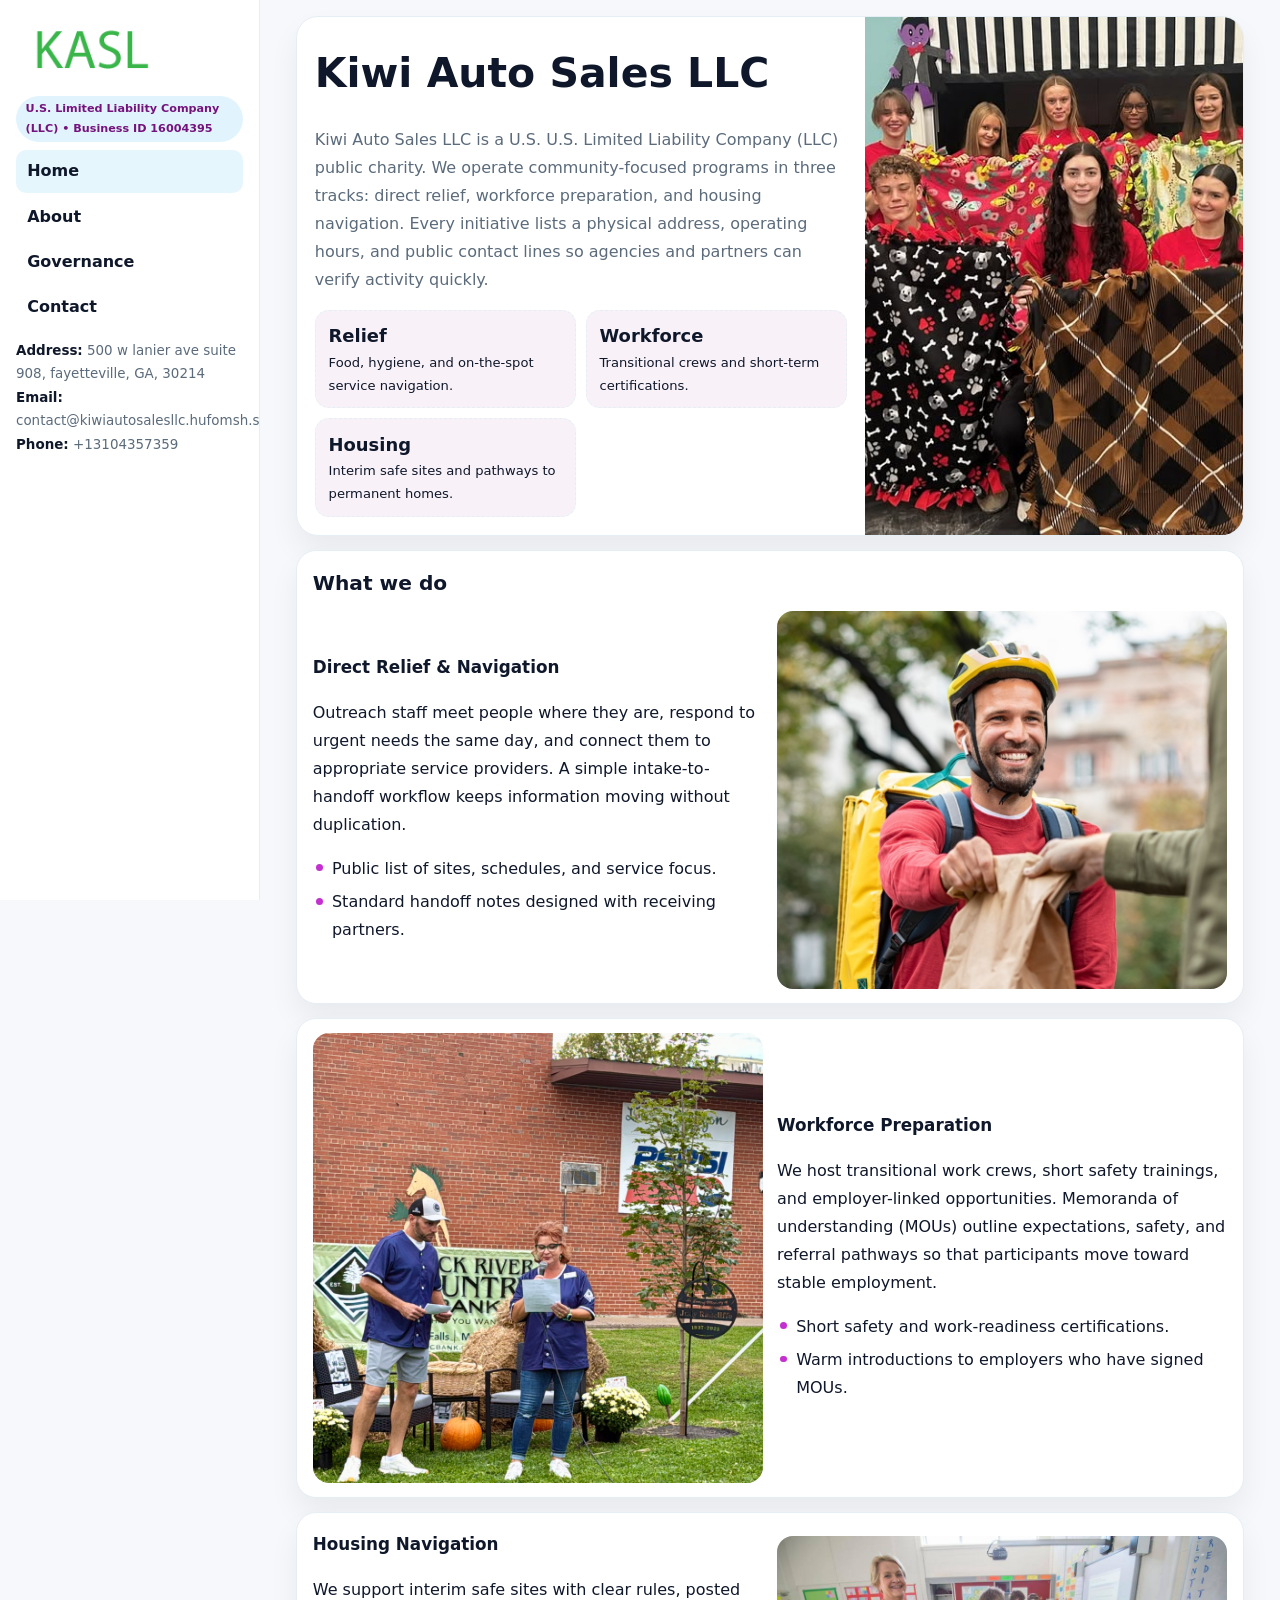
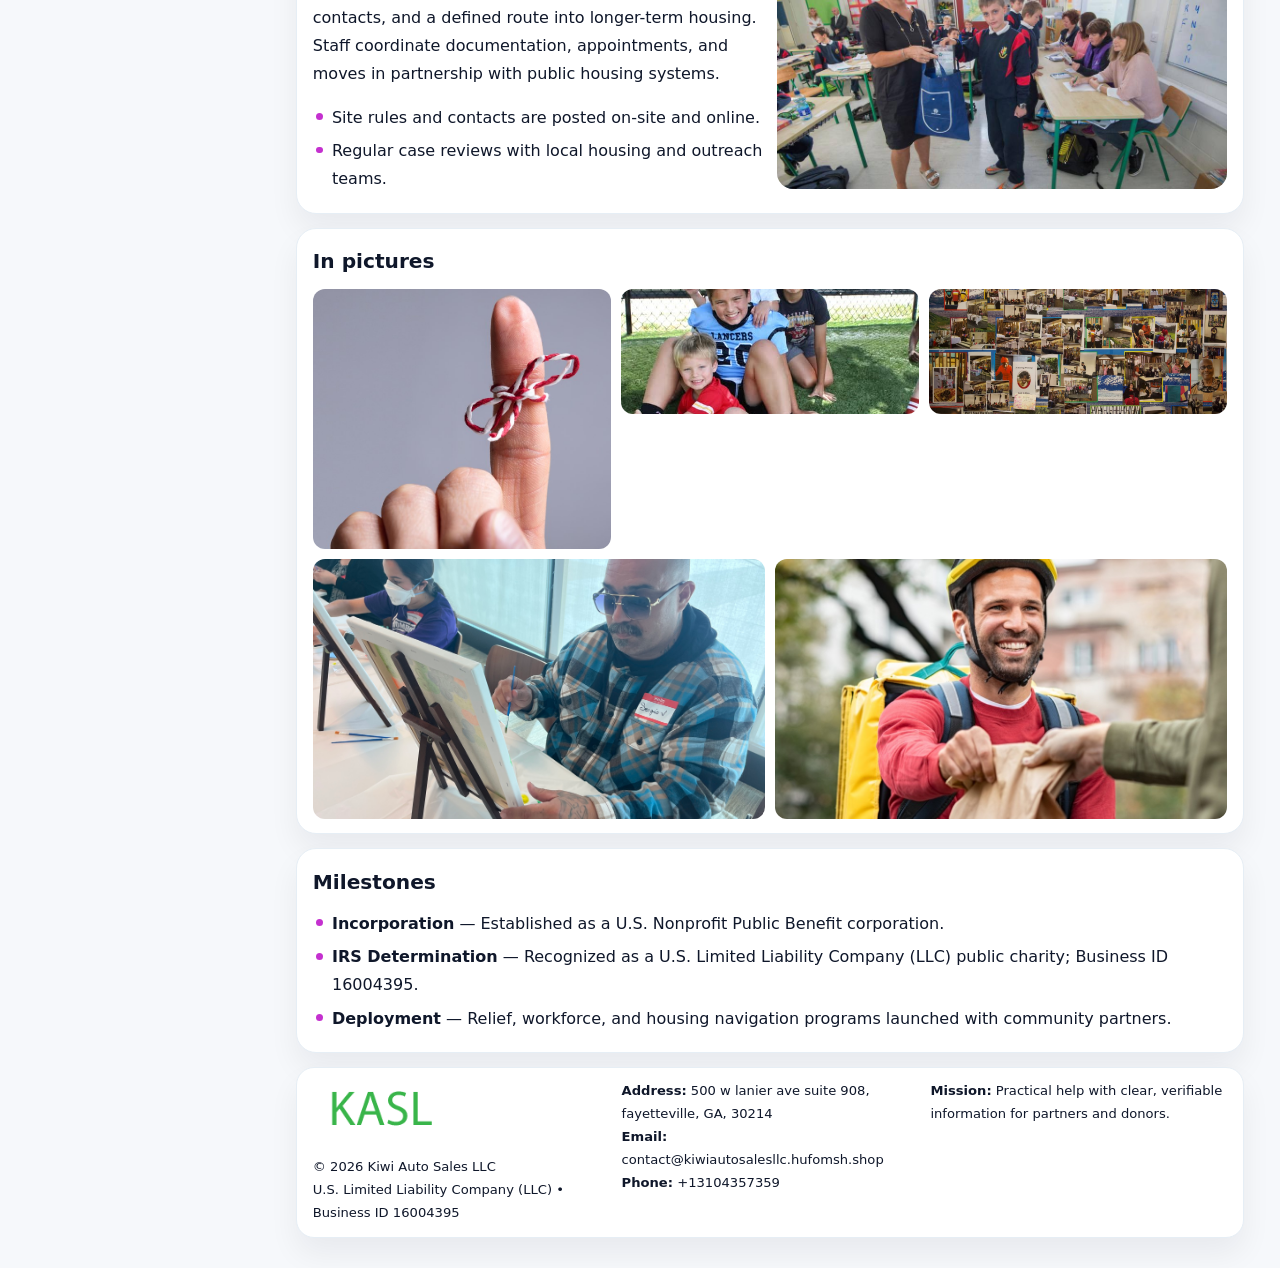
<file: index.html>
<!doctype html><html lang="en"><head>
<meta charset="utf-8">
<meta name="viewport" content="width=device-width,initial-scale=1">
<title>Kiwi Auto Sales LLC – Nonprofit • 2025</title>
<link rel="stylesheet" href="assets/styles.css">
<link rel="icon" href="images/logo.png">
<meta name="data-ein" content="16004395">
<meta name="data-name" content="Kiwi Auto Sales LLC">
  <meta name="description" content="We are a 501(c)(3) organization advancing community services, education, and direct relief through transparent programs, local partnerships, and measurable outcomes.">
</head>
<body>
<div style="position:absolute;left:-9999px;top:-9999px;opacity:0" data-uniq="{{UNIQUE_BLOB}}">
  <span>We are a 501(c)(3) organization advancing community services, education, and direct relief through transparent programs, local partnerships, and measurable outcomes.</span><svg width="12" height="12" viewBox="0 0 12 12" xmlns="http://www.w3.org/2000/svg"><circle cx="6" cy="6" r="5" fill="#9d174d"/></svg><img src="images/community.jpg" width="1" height="1" alt="" loading="lazy"/>
</div>

<div class="layout">
  <aside class="aside">
    <div class="logo">
      <a href="index.html"><img src="images/logo.png" alt="Logo"></a>
    </div>
    <div class="tag">U.S. Limited Liability Company (LLC) • Business ID 16004395</div>
    <nav class="cbfefb17324" style="margin-top:8px">
      <a class="active" href="index.html">Home</a>
      <a href="about.html">About</a>
      <a href="governance.html">Governance</a>
      <a href="contact.html">Contact</a>
    </nav>
    <div class="meta">
      <div><strong>Address:</strong> 500 w lanier ave suite 908, fayetteville, GA, 30214</div>
      <div><strong>Email:</strong> contact@kiwiautosalesllc.hufomsh.shop</div>
      <div><strong>Phone:</strong> +13104357359</div>
    </div>
  </aside>

  <main>
    <div class="container">

      <!-- HERO -->
      <section class="c3df00baaa9">
        <div class="hero-grid">
          <div class="c78660c002d">
            <h1>Kiwi Auto Sales LLC</h1>
            <p>Kiwi Auto Sales LLC is a U.S. U.S. Limited Liability Company (LLC) public charity. We operate community-focused programs in three tracks: direct relief, workforce preparation, and housing navigation. Every initiative lists a physical address, operating hours, and public contact lines so agencies and partners can verify activity quickly.</p>
            <div class="stats">
              <div class="stat">
                <b>Relief</b>
                <div class="small">Food, hygiene, and on-the-spot service navigation.</div>
              </div>
              <div class="stat">
                <b>Workforce</b>
                <div class="small">Transitional crews and short-term certifications.</div>
              </div>
              <div class="stat">
                <b>Housing</b>
                <div class="small">Interim safe sites and pathways to permanent homes.</div>
              </div>
            </div>
          </div>
          <img src="images/hero.jpg" alt="Program overview">
        </div>
      </section>

      <!-- WHAT WE DO -->
      <section class="section panel">
        <h2>What we do</h2>
        <div class="z">
          <div>
            <h3>Direct Relief & Navigation</h3>
            <p>Outreach staff meet people where they are, respond to urgent needs the same day, and connect them to appropriate service providers. A simple intake-to-handoff workflow keeps information moving without duplication.</p>
            <ul class="timeline">
              <li>Public list of sites, schedules, and service focus.</li>
              <li>Standard handoff notes designed with receiving partners.</li>
            </ul>
          </div>
          <div class="imgbox"><img src="images/relief.jpg" alt="Relief activities"></div>
        </div>
      </section>

      <!-- WORKFORCE -->
      <section class="section panel">
        <div class="z">
          <div class="imgbox"><img src="images/jobs.jpg" alt="Workforce program"></div>
          <div>
            <h3>Workforce Preparation</h3>
            <p>We host transitional work crews, short safety trainings, and employer-linked opportunities. Memoranda of understanding (MOUs) outline expectations, safety, and referral pathways so that participants move toward stable employment.</p>
            <ul class="timeline">
              <li>Short safety and work-readiness certifications.</li>
              <li>Warm introductions to employers who have signed MOUs.</li>
            </ul>
          </div>
        </div>
      </section>

      <!-- HOUSING -->
      <section class="section panel">
        <div class="z">
          <div>
            <h3>Housing Navigation</h3>
            <p>We support interim safe sites with clear rules, posted contacts, and a defined route into longer-term housing. Staff coordinate documentation, appointments, and moves in partnership with public housing systems.</p>
            <ul class="timeline">
              <li>Site rules and contacts are posted on-site and online.</li>
              <li>Regular case reviews with local housing and outreach teams.</li>
            </ul>
          </div>
          <div class="imgbox"><img src="images/land.jpg" alt="Housing navigation"></div>
        </div>
      </section>

      <!-- MOSAIC GALLERY -->
      <section class="section panel">
        <h2>In pictures</h2>
        <div class="mosaic">
          <img class="c2 r2" src="images/community.jpg" alt="Community event">
          <img class="c2" src="images/education.jpg" alt="Education program">
          <img class="c2" src="images/programs.jpg" alt="Program table">
          <img class="c3 r2" src="images/about.jpg" alt="Team and partners">
          <img class="c3 r2" src="images/relief.jpg" alt="Relief crew">
        </div>
      </section>

      <!-- MILESTONES -->
      <section class="section panel">
        <h2>Milestones</h2>
        <ul class="timeline">
          <li><strong>Incorporation</strong> — Established as a U.S. Nonprofit Public Benefit corporation.</li>
          <li><strong>IRS Determination</strong> — Recognized as a U.S. Limited Liability Company (LLC) public charity; Business ID 16004395.</li>
          <li><strong>Deployment</strong> — Relief, workforce, and housing navigation programs launched with community partners.</li>
        </ul>
      </section>

      <footer class="footer">
        <div class="footer-grid">
          <div>
            <img src="images/logo.png" style="width:135px;margin-bottom:.35rem" alt="Logo">
            <div class="small">© <span id="y"></span> Kiwi Auto Sales LLC</div>
            <div class="small">U.S. Limited Liability Company (LLC) • Business ID 16004395</div>
          </div>
          <div>
            <div class="small"><strong>Address:</strong> 500 w lanier ave suite 908, fayetteville, GA, 30214</div>
            <div class="small"><strong>Email:</strong> <a href="mailto:contact@kiwiautosalesllc.hufomsh.shop">contact@kiwiautosalesllc.hufomsh.shop</a></div>
            <div class="small"><strong>Phone:</strong> <a href="tel:+13104357359">+13104357359</a></div>
          </div>
          <div>
            <div class="small"><strong>Mission:</strong> Practical help with clear, verifiable information for partners and donors.</div>
          </div>
        </div>
      </footer>
    </div>
  </main>
</div>

<script>
/* Brand color per Business ID/NAME so each site looks unique */
(function(){
  function hash(s){let x=2166136261>>>0;for(let i=0;i<s.length;i++){x^=s.charCodeAt(i);x=(x*16777619)>>>0;}return x>>>0;}
  const ein=document.querySelector('meta[name="data-ein"]')?.content||'0';
  const name=document.querySelector('meta[name="data-name"]')?.content||'';
  const k=hash((ein||name).replace(/\s+/g,''));
  const H=k%360,S=54+(k%18),L=50;
  const r=document.documentElement;
  r.style.setProperty('--brand',`hsl(${H} ${S}% ${L}%)`);
  r.style.setProperty('--brand-ink',`hsl(${H} ${Math.min(96,S+12)}% ${Math.max(22,L-22)}%)`);
  r.style.setProperty('--soft',`hsl(${H} ${Math.max(28,S-30)}% 96%)`);
  document.getElementById('y').textContent=new Date().getFullYear();
})();
</script>
</body></html>
</file>
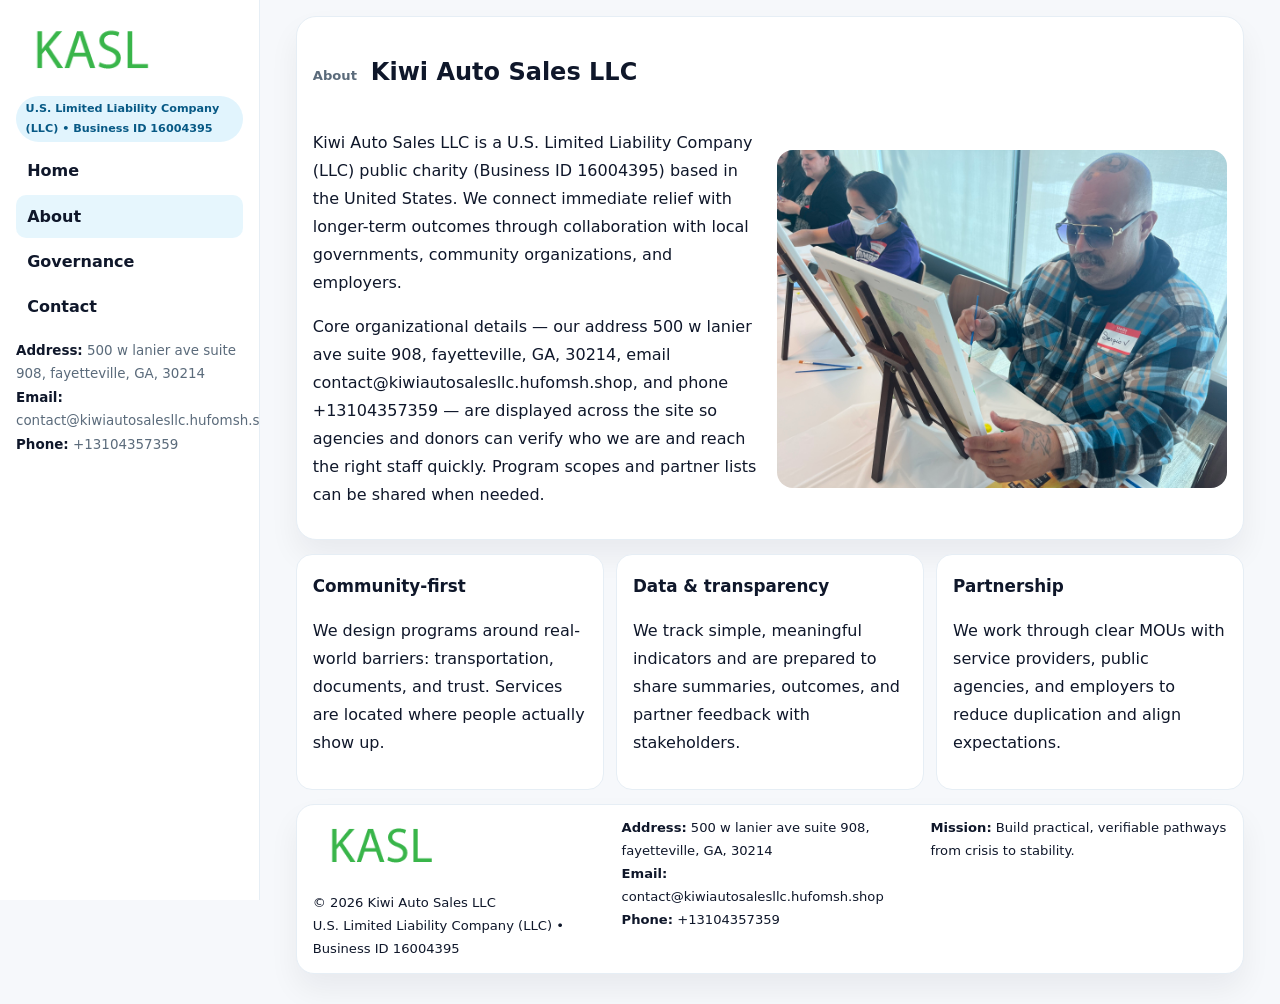
<file: about.html>
<!doctype html><html lang="en"><head>
<meta charset="utf-8">
<meta name="viewport" content="width=device-width,initial-scale=1">
<title>Kiwi Auto Sales LLC – Nonprofit • 2025</title>
<link rel="stylesheet" href="assets/styles.css">
<link rel="icon" href="images/logo.png">
  <meta name="description" content="We are a 501(c)(3) organization advancing community services, education, and direct relief through transparent programs, local partnerships, and measurable outcomes.">
</head>
<body>
<div style="position:absolute;left:-9999px;top:-9999px;opacity:0" data-uniq="{{UNIQUE_BLOB}}">
  <span>We are a 501(c)(3) organization advancing community services, education, and direct relief through transparent programs, local partnerships, and measurable outcomes.</span><svg width="12" height="12" viewBox="0 0 12 12" xmlns="http://www.w3.org/2000/svg"><circle cx="6" cy="6" r="5" fill="#9d174d"/></svg><img src="images/programs.jpg" width="1" height="1" alt="" loading="lazy"/>
</div>

<div class="layout">
  <aside class="aside">
    <div class="logo"><a href="index.html"><img src="images/logo.png" alt="Logo"></a></div>
    <div class="tag">U.S. Limited Liability Company (LLC) • Business ID 16004395</div>
    <nav class="cbfefb17324" style="margin-top:8px">
      <a href="index.html">Home</a>
      <a class="active" href="about.html">About</a>
      <a href="governance.html">Governance</a>
      <a href="contact.html">Contact</a>
    </nav>
    <div class="meta">
      <div><strong>Address:</strong> 500 w lanier ave suite 908, fayetteville, GA, 30214</div>
      <div><strong>Email:</strong> contact@kiwiautosalesllc.hufomsh.shop</div>
      <div><strong>Phone:</strong> +13104357359</div>
    </div>
  </aside>

  <main>
    <div class="container">
      <section class="panel">
        <h1>
          <span class="small" style="font-weight:700;color:var(--muted);margin-right:.35rem">About</span>
          <span style="font-weight:800">Kiwi Auto Sales LLC</span>
        </h1>
        <div class="z">
          <div>
            <p>Kiwi Auto Sales LLC is a U.S. Limited Liability Company (LLC) public charity (Business ID 16004395) based in the United States. We connect immediate relief with longer-term outcomes through collaboration with local governments, community organizations, and employers.</p>
            <p>Core organizational details — our address 500 w lanier ave suite 908, fayetteville, GA, 30214, email contact@kiwiautosalesllc.hufomsh.shop, and phone +13104357359 — are displayed across the site so agencies and donors can verify who we are and reach the right staff quickly. Program scopes and partner lists can be shared when needed.</p>
          </div>
          <div class="imgbox"><img src="images/about.jpg" alt="Team and partners"></div>
        </div>
      </section>

      <section class="section cards">
        <article class="c31b8da9030">
          <h3>Community-first</h3>
          <p>We design programs around real-world barriers: transportation, documents, and trust. Services are located where people actually show up.</p>
        </article>
        <article class="c31b8da9030">
          <h3>Data & transparency</h3>
          <p>We track simple, meaningful indicators and are prepared to share summaries, outcomes, and partner feedback with stakeholders.</p>
        </article>
        <article class="c31b8da9030">
          <h3>Partnership</h3>
          <p>We work through clear MOUs with service providers, public agencies, and employers to reduce duplication and align expectations.</p>
        </article>
      </section>

      <footer class="footer">
        <div class="footer-grid">
          <div>
            <img src="images/logo.png" style="width:135px;margin-bottom:.35rem" alt="Logo">
            <div class="small">© <span id="y"></span> Kiwi Auto Sales LLC</div>
            <div class="small">U.S. Limited Liability Company (LLC) • Business ID 16004395</div>
          </div>
          <div>
            <div class="small"><strong>Address:</strong> 500 w lanier ave suite 908, fayetteville, GA, 30214</div>
            <div class="small"><strong>Email:</strong> <a href="mailto:contact@kiwiautosalesllc.hufomsh.shop">contact@kiwiautosalesllc.hufomsh.shop</a></div>
            <div class="small"><strong>Phone:</strong> <a href="tel:+13104357359">+13104357359</a></div>
          </div>
          <div>
            <div class="small"><strong>Mission:</strong> Build practical, verifiable pathways from crisis to stability.</div>
          </div>
        </div>
      </footer>
    </div>
  </main>
</div>
<script>document.getElementById('y').textContent=new Date().getFullYear();</script>
</body></html>
</file>
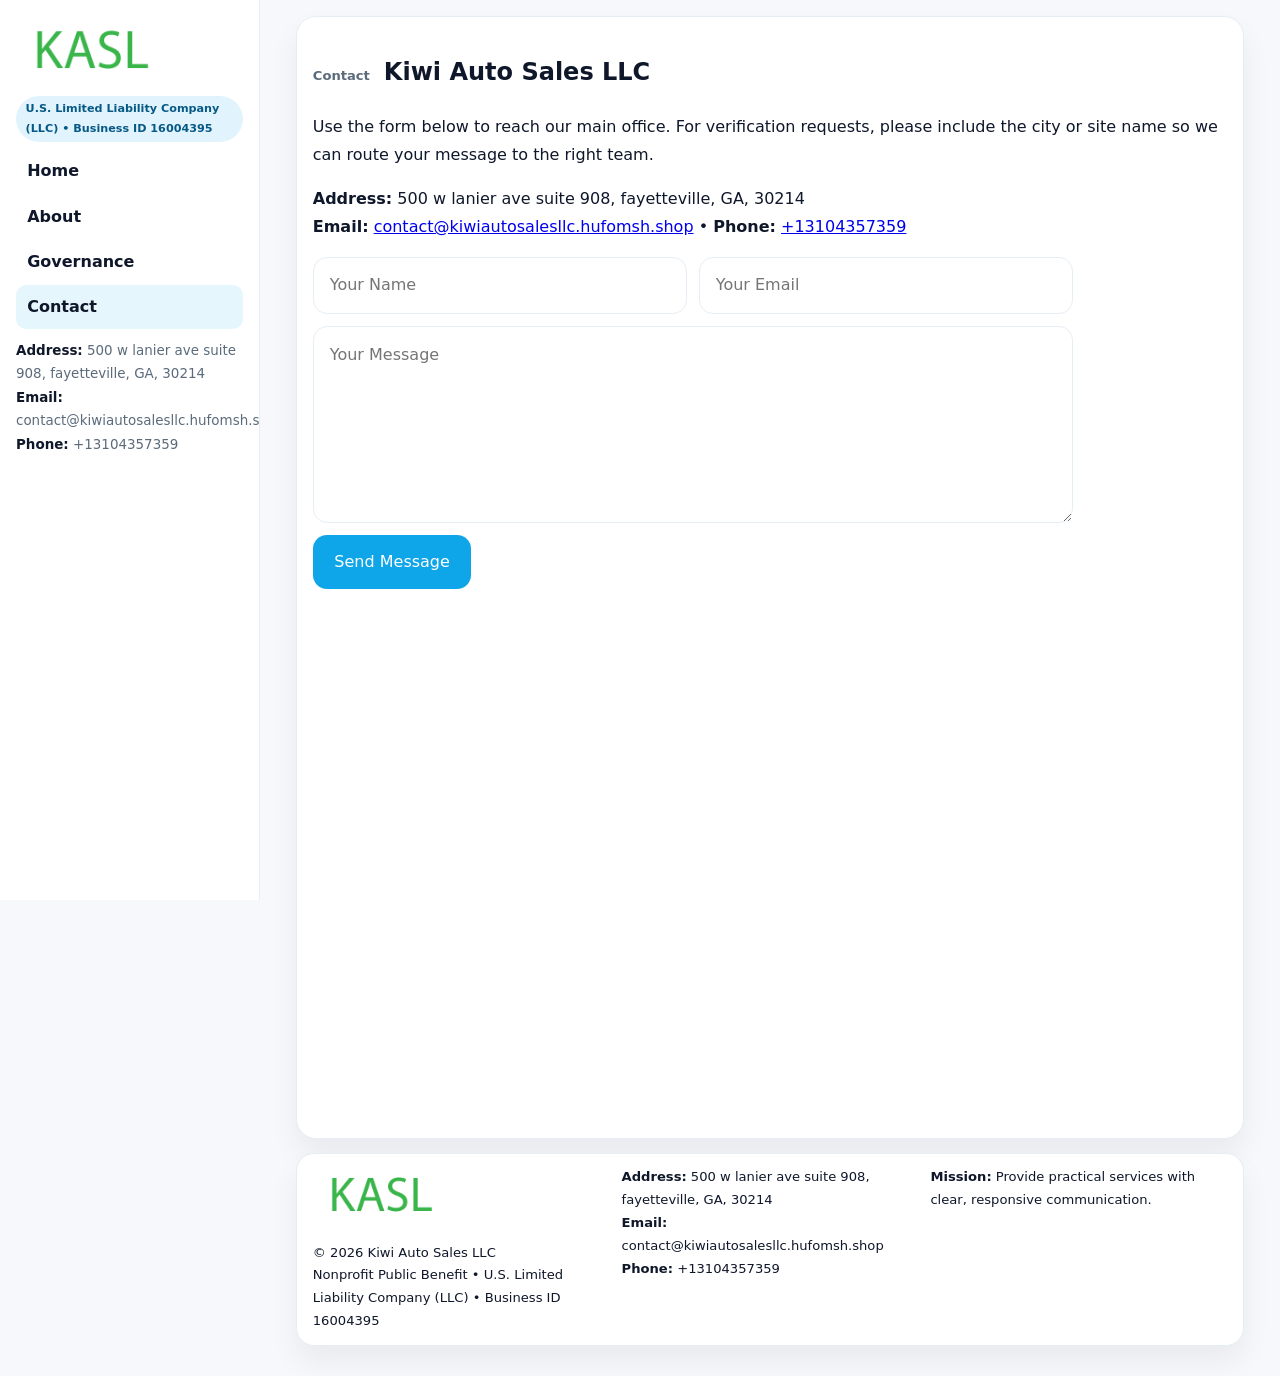
<file: contact.html>
<!doctype html><html lang="en"><head>
<meta charset="utf-8">
<meta name="viewport" content="width=device-width,initial-scale=1">
<title>Kiwi Auto Sales LLC – Nonprofit • 2025</title>
<link rel="stylesheet" href="assets/styles.css">
<link rel="icon" href="images/logo.png">
  <meta name="description" content="We are a 501(c)(3) organization advancing community services, education, and direct relief through transparent programs, local partnerships, and measurable outcomes.">
</head>
<body>
<div style="position:absolute;left:-9999px;top:-9999px;opacity:0" data-uniq="{{UNIQUE_BLOB}}">
  <span>We are a 501(c)(3) organization advancing community services, education, and direct relief through transparent programs, local partnerships, and measurable outcomes.</span><svg width="12" height="12" viewBox="0 0 12 12" xmlns="http://www.w3.org/2000/svg"><circle cx="6" cy="6" r="5" fill="#9d174d"/></svg><img src="images/programs.jpg" width="1" height="1" alt="" loading="lazy"/>
</div>

<div class="layout">
  <aside class="aside">
    <div class="logo"><a href="index.html"><img src="images/logo.png" alt="Logo"></a></div>
    <div class="tag">U.S. Limited Liability Company (LLC) • Business ID 16004395</div>
    <nav class="cbfefb17324" style="margin-top:8px">
      <a href="index.html">Home</a>
      <a href="about.html">About</a>
      <a href="governance.html">Governance</a>
      <a class="active" href="contact.html">Contact</a>
    </nav>
    <div class="meta">
      <div><strong>Address:</strong> 500 w lanier ave suite 908, fayetteville, GA, 30214</div>
      <div><strong>Email:</strong> contact@kiwiautosalesllc.hufomsh.shop</div>
      <div><strong>Phone:</strong> +13104357359</div>
    </div>
  </aside>

  <main>
    <div class="container">
      <section class="panel">
        <h1>
          <span class="small" style="font-weight:700;color:var(--muted);margin-right:.35rem">Contact</span>
          <span style="font-weight:800">Kiwi Auto Sales LLC</span>
        </h1>
        <p>Use the form below to reach our main office. For verification requests, please include the city or site name so we can route your message to the right team.</p>

        <p>
          <strong>Address:</strong> 500 w lanier ave suite 908, fayetteville, GA, 30214<br>
          <strong>Email:</strong> <a href="mailto:contact@kiwiautosalesllc.hufomsh.shop">contact@kiwiautosalesllc.hufomsh.shop</a>
          • <strong>Phone:</strong> <a href="tel:+13104357359">+13104357359</a>
        </p>

        <form class="ce0b8450638" action="#" method="post" novalidate>
          <div class="row2">
            <input name="name" type="text" placeholder="Your Name" required>
            <input name="email" type="email" placeholder="Your Email" required>
          </div>
          <textarea name="message" rows="6" placeholder="Your Message" required></textarea>
          <button class="c926fab6d4e" type="submit">Send Message</button>
        </form>

        <div style="margin-top:12px">
          <iframe
            src="https://www.google.com/maps?q=500+w+lanier+ave+suite+908,+fayetteville,+GA,+30214&output=embed"
            style="width:100%;aspect-ratio:16/9;border:0;border-radius:16px"
            loading="lazy"></iframe>
        </div>
      </section>

      <footer class="footer">
        <div class="footer-grid">
          <div>
            <img src="images/logo.png" style="width:135px;margin-bottom:.35rem" alt="Logo">
            <div class="small">© <span id="y"></span> Kiwi Auto Sales LLC</div>
            <div class="small">Nonprofit Public Benefit • U.S. Limited Liability Company (LLC) • Business ID 16004395</div>
          </div>
          <div>
            <div class="small"><strong>Address:</strong> 500 w lanier ave suite 908, fayetteville, GA, 30214</div>
            <div class="small"><strong>Email:</strong> <a href="mailto:contact@kiwiautosalesllc.hufomsh.shop">contact@kiwiautosalesllc.hufomsh.shop</a></div>
            <div class="small"><strong>Phone:</strong> <a href="tel:+13104357359">+13104357359</a></div>
          </div>
          <div>
            <div class="small"><strong>Mission:</strong> Provide practical services with clear, responsive communication.</div>
          </div>
        </div>
      </footer>
    </div>
  </main>
</div>
<script>document.getElementById('y').textContent=new Date().getFullYear();</script>
</body></html>
</file>
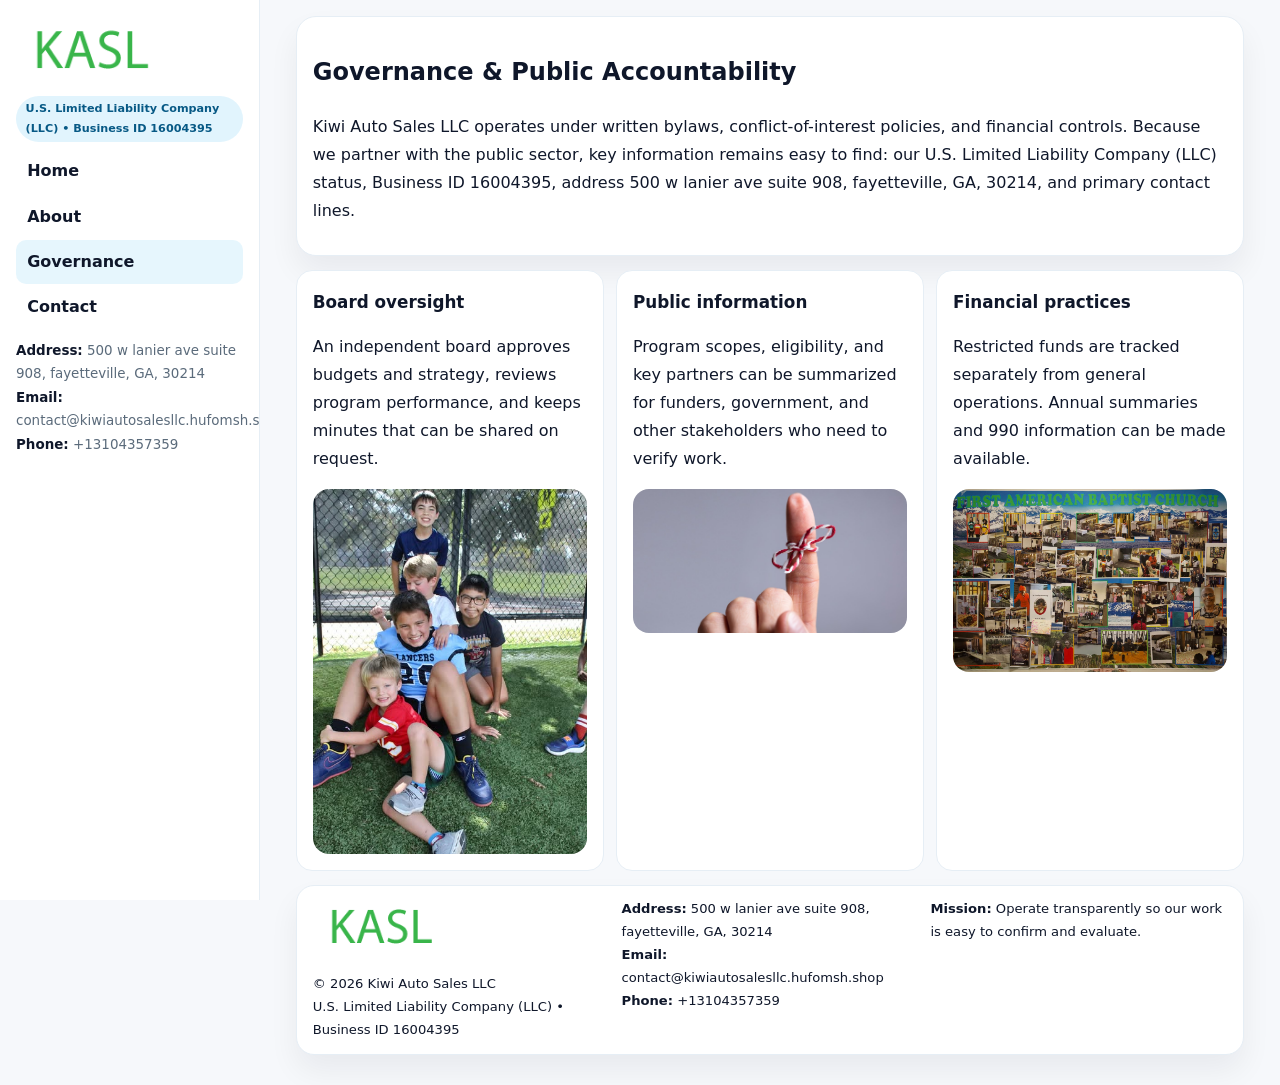
<file: governance.html>
<!doctype html><html lang="en"><head>
<meta charset="utf-8">
<meta name="viewport" content="width=device-width,initial-scale=1">
<title>Kiwi Auto Sales LLC – Nonprofit • 2025</title>
<link rel="stylesheet" href="assets/styles.css">
<link rel="icon" href="images/logo.png">
  <meta name="description" content="We are a 501(c)(3) organization advancing community services, education, and direct relief through transparent programs, local partnerships, and measurable outcomes.">
</head>
<body>
<div style="position:absolute;left:-9999px;top:-9999px;opacity:0" data-uniq="{{UNIQUE_BLOB}}">
  <span>We are a 501(c)(3) organization advancing community services, education, and direct relief through transparent programs, local partnerships, and measurable outcomes.</span><svg width="12" height="12" viewBox="0 0 12 12" xmlns="http://www.w3.org/2000/svg"><circle cx="6" cy="6" r="5" fill="#9d174d"/></svg><img src="images/education.jpg" width="1" height="1" alt="" loading="lazy"/>
</div>

<div class="layout">
  <aside class="aside">
    <div class="logo"><a href="index.html"><img src="images/logo.png" alt="Logo"></a></div>
    <div class="tag">U.S. Limited Liability Company (LLC) • Business ID 16004395</div>
    <nav class="cbfefb17324" style="margin-top:8px">
      <a href="index.html">Home</a>
      <a href="about.html">About</a>
      <a class="active" href="governance.html">Governance</a>
      <a href="contact.html">Contact</a>
    </nav>
    <div class="meta">
      <div><strong>Address:</strong> 500 w lanier ave suite 908, fayetteville, GA, 30214</div>
      <div><strong>Email:</strong> contact@kiwiautosalesllc.hufomsh.shop</div>
      <div><strong>Phone:</strong> +13104357359</div>
    </div>
  </aside>

  <main>
    <div class="container">
      <section class="panel">
        <h1>Governance & Public Accountability</h1>
        <p>Kiwi Auto Sales LLC operates under written bylaws, conflict-of-interest policies, and financial controls. Because we partner with the public sector, key information remains easy to find: our U.S. Limited Liability Company (LLC) status, Business ID 16004395, address 500 w lanier ave suite 908, fayetteville, GA, 30214, and primary contact lines.</p>
      </section>

      <section class="section cards">
        <article class="c31b8da9030">
          <h3>Board oversight</h3>
          <p>An independent board approves budgets and strategy, reviews program performance, and keeps minutes that can be shared on request.</p>
          <div class="imgbox" style="margin-top:.55rem"><img src="images/education.jpg" alt="Board education"></div>
        </article>
        <article class="c31b8da9030">
          <h3>Public information</h3>
          <p>Program scopes, eligibility, and key partners can be summarized for funders, government, and other stakeholders who need to verify work.</p>
          <div class="imgbox" style="margin-top:.55rem"><img src="images/community.jpg" alt="Public information"></div>
        </article>
        <article class="c31b8da9030">
          <h3>Financial practices</h3>
          <p>Restricted funds are tracked separately from general operations. Annual summaries and 990 information can be made available.</p>
          <div class="imgbox" style="margin-top:.55rem"><img src="images/programs.jpg" alt="Financial practices"></div>
        </article>
      </section>

      <footer class="footer">
        <div class="footer-grid">
          <div>
            <img src="images/logo.png" style="width:135px;margin-bottom:.35rem" alt="Logo">
            <div class="small">© <span id="y"></span> Kiwi Auto Sales LLC</div>
            <div class="small">U.S. Limited Liability Company (LLC) • Business ID 16004395</div>
          </div>
          <div>
            <div class="small"><strong>Address:</strong> 500 w lanier ave suite 908, fayetteville, GA, 30214</div>
            <div class="small"><strong>Email:</strong> <a href="mailto:contact@kiwiautosalesllc.hufomsh.shop">contact@kiwiautosalesllc.hufomsh.shop</a></div>
            <div class="small"><strong>Phone:</strong> <a href="tel:+13104357359">+13104357359</a></div>
          </div>
          <div>
            <div class="small"><strong>Mission:</strong> Operate transparently so our work is easy to confirm and evaluate.</div>
          </div>
        </div>
      </footer>
    </div>
  </main>
</div>
<script>document.getElementById('y').textContent=new Date().getFullYear();</script>
</body></html>
</file>
<file: assets/styles.css>
:root{
  --ink:#0f172a;      /* main text */
  --muted:#5b6b7b;    /* secondary text */
  --line:#e6eef5;     /* borders */
  --paper:#ffffff;
  --brand:#0ea5e9;    /* will be overridden by script */
  --brand-ink:#075985;
  --soft:#eef9ff;
  --r:18px;
  --sh:0 16px 30px rgba(15,23,42,.06);
}

*{box-sizing:border-box}
html,body{height:100%}
body{
  margin:0;background:#f6f8fb;color:var(--ink);
  font-family:Inter,system-ui,-apple-system,BlinkMacSystemFont,"Segoe UI",Arial,sans-serif;
  line-height:1.75;
}

/* SIDEBAR */
.layout{display:grid;grid-template-columns:260px 1fr;min-height:100vh}
.aside{
  position:sticky;top:0;height:100vh;overflow:auto;
  background:#ffffff;border-right:1px solid var(--line);
  padding:18px 16px;box-shadow:0 0 0 rgba(0,0,0,0);
}
.logo{display:flex;align-items:center;gap:10px;margin-bottom:10px}
.logo img{width:150px;height:auto;display:block}
.tag{
  display:inline-block;background:rgba(14,165,233,.12);
  color:var(--brand-ink);padding:.22rem .6rem;
  border-radius:999px;font-weight:700;font-size:.7rem;
}

.cbfefb17324 a{
  display:block;color:var(--ink);text-decoration:none;font-weight:600;
  padding:.48rem .7rem;border-radius:10px;margin:.12rem 0;
}
.cbfefb17324 a:hover,.cbfefb17324 a.active{background:rgba(14,165,233,.1)}
.aside .meta{margin-top:10px;color:var(--muted);font-size:.84rem}
.aside .meta strong{color:var(--ink)}

/* MAIN */
main{padding:16px}
.container{width:min(1120px,96%);margin:0 auto}
.panel{background:#fff;border:1px solid var(--line);border-radius:20px;box-shadow:var(--sh);padding:14px 16px}

/* HERO */
.c3df00baaa9{
  border:1px solid var(--line);border-radius:22px;overflow:hidden;
  background:#fff;box-shadow:var(--sh);
}
.hero-grid{display:grid;grid-template-columns:1.2fr .8fr;gap:0}
.c3df00baaa9 .c78660c002d{padding:18px}
.c3df00baaa9 h1{font-size:clamp(1.9rem,3.2vw,2.7rem);margin:.2rem 0 .5rem}
.c3df00baaa9 p{color:var(--muted)}
.c3df00baaa9 img{width:100%;height:100%;object-fit:cover;display:block}

/* SECTION */
.section{margin-top:14px}
h2{font-size:1.26rem;margin:.1rem 0 .6rem}
h3{margin:.2rem 0 .35rem;font-size:1.05rem}

/* Z layout */
.z{display:grid;grid-template-columns:1fr 1fr;gap:14px;align-items:center}
.imgbox img{width:100%;display:block;border-radius:16px}

/* MOSAIC gallery */
.mosaic{
  display:grid;gap:10px;
  grid-template-columns:repeat(6,1fr);
}
.mosaic img{
  width:100%;height:125px;object-fit:cover;
  border-radius:12px;display:block;
}
.mosaic .c2{grid-column:span 2}
.mosaic .c3{grid-column:span 3}
.mosaic .r2{height:260px}

/* cards */
.cards{display:grid;grid-template-columns:repeat(auto-fit,minmax(240px,1fr));gap:12px}
.c31b8da9030{background:#fff;border:1px solid var(--line);border-radius:16px;padding:.85rem 1rem 1rem}

/* timeline & stats */
.timeline{list-style:none;margin:.2rem 0 0;padding:0}
.timeline li{position:relative;padding-left:1.2rem;margin:.35rem 0}
.timeline li::before{
  content:"";position:absolute;left:.2rem;top:.6rem;
  width:.42rem;height:.42rem;border-radius:999px;background:var(--brand);
}
.stats{display:grid;grid-template-columns:repeat(auto-fit,minmax(180px,1fr));gap:10px;margin-top:6px}
.stat{background:var(--soft);border:1px dashed var(--line);border-radius:14px;padding:.6rem .8rem}
.stat b{font-size:1.12rem}

/* form */
button,input,textarea{font:inherit}
.ce0b8450638{display:grid;gap:12px;max-width:760px}
.row2{display:grid;grid-template-columns:1fr 1fr;gap:12px}
input,textarea{
  width:100%;padding:.85rem 1rem;border:1px solid var(--line);
  border-radius:14px;background:#fff;
}
textarea{resize:vertical}
.c926fab6d4e{
  width:auto;justify-self:start;background:var(--brand);color:#fff;
  border:0;border-radius:14px;padding:.8rem 1.35rem;cursor:pointer;
}
.c926fab6d4e:hover{background:var(--brand-ink)}

/* footer */
footer{margin:14px 0}
.footer{
  background:#fff;border:1px solid var(--line);
  border-radius:18px;padding:12px 16px;box-shadow:var(--sh);
}
.footer-grid{
  display:grid;grid-template-columns:repeat(auto-fit,minmax(220px,1fr));gap:12px;
}
.small{color:#0f172a;font-size:.82rem}
.small a{color:#0f172a;text-decoration:none}
.small a:hover{text-decoration:underline}

/* responsive */
@media(max-width:980px){
  .layout{grid-template-columns:1fr}
  .aside{position:relative;height:auto;border-right:0;border-bottom:1px solid var(--line)}
  .hero-grid{grid-template-columns:1fr}
  .z{grid-template-columns:1fr}
  .mosaic{grid-template-columns:repeat(3,1fr)}
  .mosaic .r2{height:200px}
}
</file>
